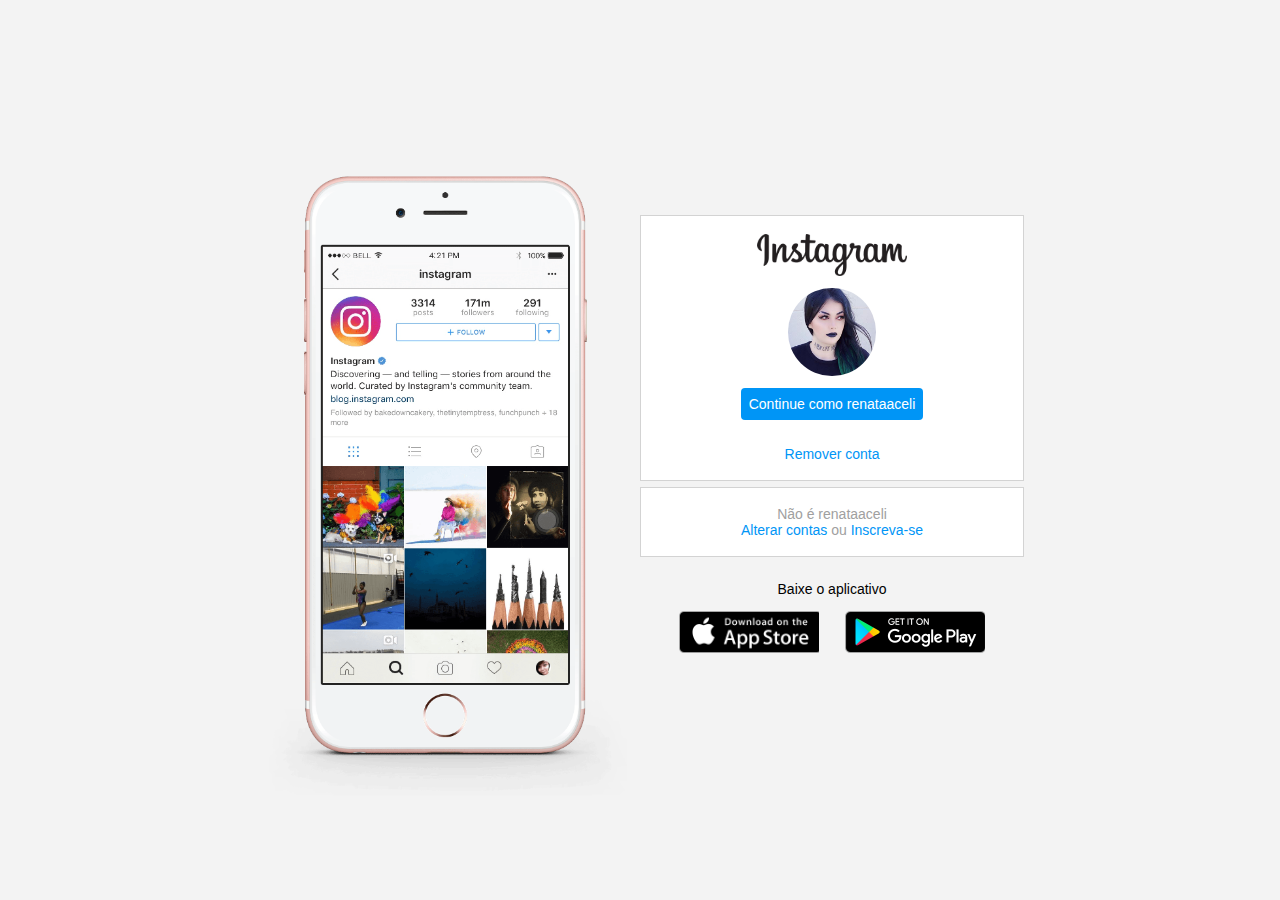
<file: index.html>
<!DOCTYPE html>
<html lang="en">
<head>
    <meta charset="UTF-8">
    <meta name="viewport" content="width=device-width, initial-scale=1.0">
    <title>Instagram</title>
    <link rel="sortcut icon" href="./img/instagram-icon.png" type="image/x-icon" />
    <link rel="stylesheet" href="./style.css">
</head>
<body>
    <div class="instagram_wrapper">
        <div class="instagram_phone">
            <img src="./img/instagram-celular.png" alt="Celular com aplicativo do instagram">
        </div>
        <div class="instagram_continue">
            <div class="group">
                <img src="./img/instagram-logo.png" class="instagram-logo" alt="instagram logo">
                <div class="profile-photo">
                    <img src="./img/foto.jpg" alt="foto de perfil">
                </div>
                <a href="./paginaPerfil.html" class="instagram-login">Continue como renataaceli</a>
                <a href="#" class="instagram-logout">Remover conta</a>
            </div>
           
            <div class="group">
                <p class="not-account">Não é renataaceli</p>
                <p class="not-account">
                    <span class="link-blue">Alterar contas</span>
                    ou
                    <span class="link-blue">Inscreva-se</span>
                </p>
            </div>

            <div class="get-the-app">
                <p class="get-app">Baixe o aplicativo</p>
                <div class="download">
                    <a href="#" class="app-download"></a>
                    <a href="#" class="app-download"></a>
                </div>
            </div>
        </div>
    </div>
</body>
</html>
</file>
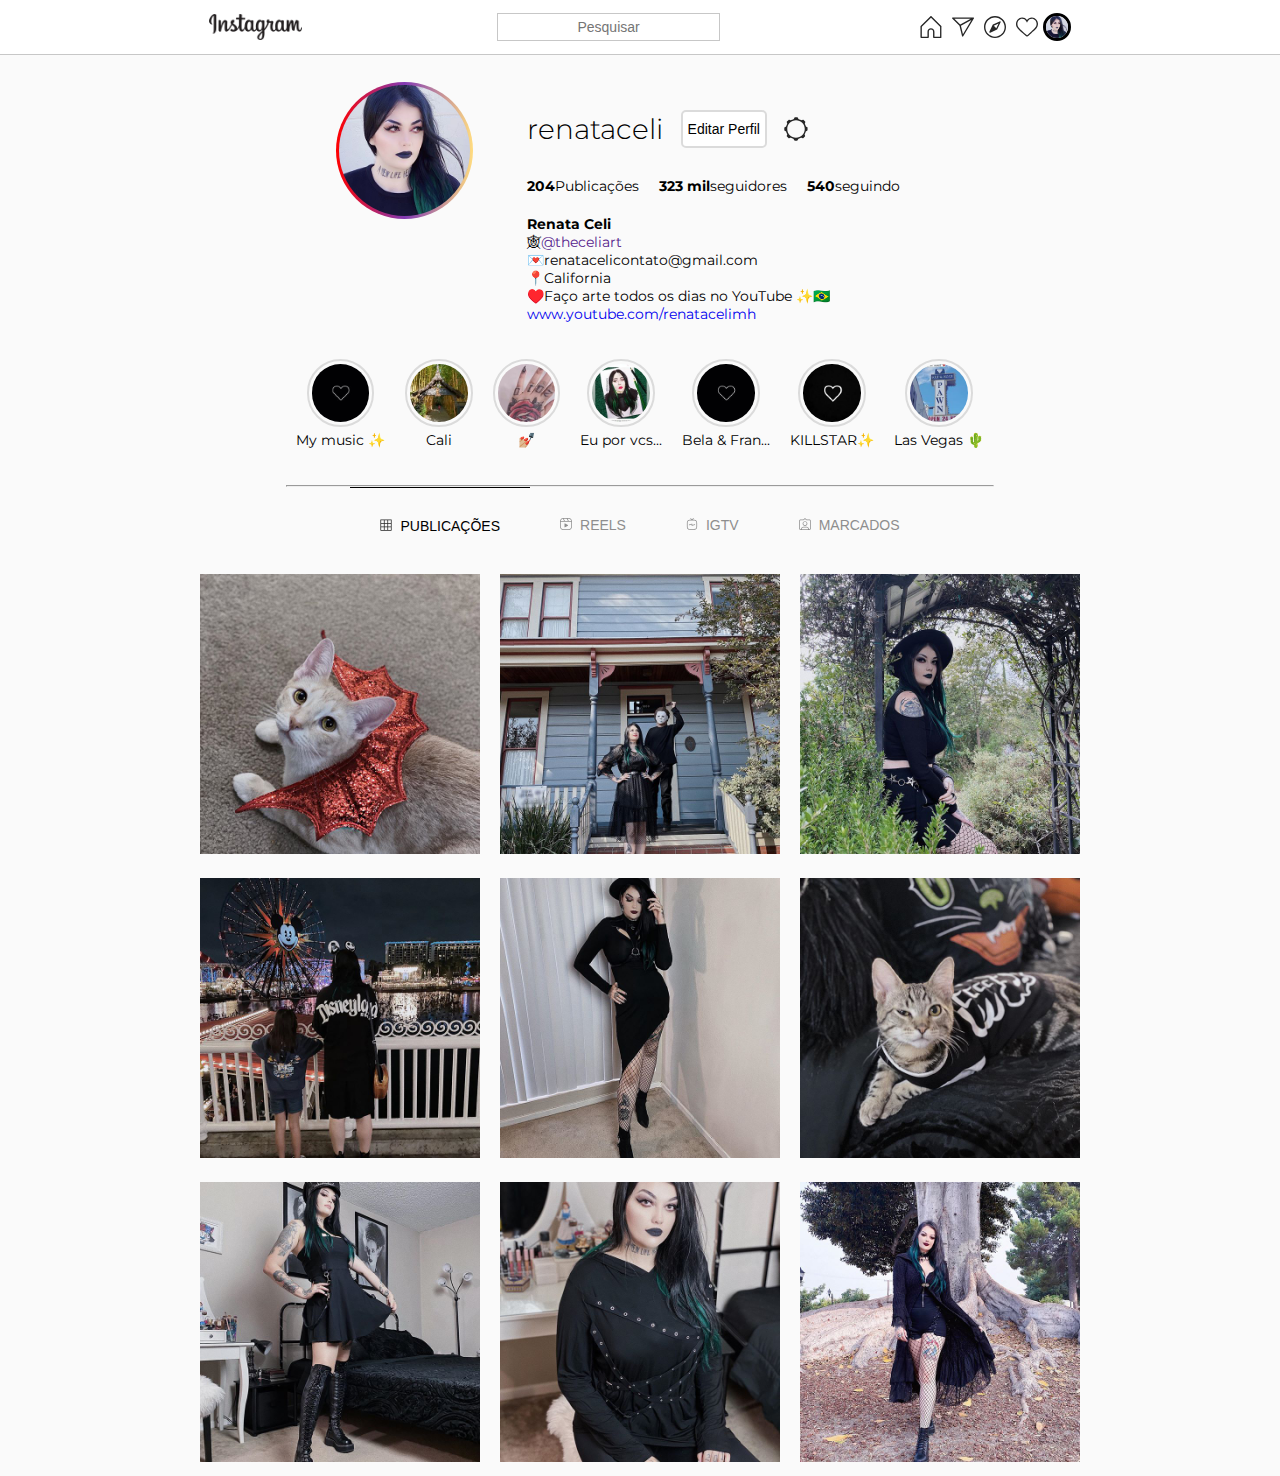
<file: paginaPerfil.html>
<!DOCTYPE html>
<html lang="en">
<head>
    <meta charset="UTF-8">
    <meta name="viewport" content="width=device-width, initial-scale=1.0">
    <link rel="sortcut icon" href="./img/instagram-icon.png" type="image/x-icon" />
    <title>Renata Celi (@renataceli) Fotos e Videos do instagram</title>
    <link href="https://fonts.googleapis.com/css2?family=Montserrat:ital,wght@0,100;0,200;0,300;0,400;0,500;0,600;0,700;0,800;0,900;1,100;1,200;1,300;1,400;1,500;1,600;1,700;1,800;1,900&display=swap" rel="stylesheet">
    <link rel="stylesheet" href="./stylePaginaPerfil.css">
</head>
<body>
    <div class="instag"></div>
        <header>
            <nav>
                <img src="./img/instagram-logo.png" class="instagram-logo" alt="logo instagram">
                <input type="text" placeholder="Pesquisar">
                <div class="group-icon">
                    <svg aria-label="Página inicial" class="_8-yf5 " fill="#262626" height="22" viewBox="0 0 48 48" width="22"><path d="M45.3 48H30c-.8 0-1.5-.7-1.5-1.5V34.2c0-2.6-2-4.6-4.6-4.6s-4.6 2-4.6 4.6v12.3c0 .8-.7 1.5-1.5 1.5H2.5c-.8 0-1.5-.7-1.5-1.5V23c0-.4.2-.8.4-1.1L22.9.4c.6-.6 1.5-.6 2.1 0l21.5 21.5c.4.4.6 1.1.3 1.6 0 .1-.1.1-.1.2v22.8c.1.8-.6 1.5-1.4 1.5zm-13.8-3h12.3V23.4L24 3.6l-20 20V45h12.3V34.2c0-4.3 3.3-7.6 7.6-7.6s7.6 3.3 7.6 7.6V45z"></path></svg>
                    <svg aria-label="Direct" class="_8-yf5 " fill="#262626" height="22" viewBox="0 0 48 48" width="22"><path d="M47.8 3.8c-.3-.5-.8-.8-1.3-.8h-45C.9 3.1.3 3.5.1 4S0 5.2.4 5.7l15.9 15.6 5.5 22.6c.1.6.6 1 1.2 1.1h.2c.5 0 1-.3 1.3-.7l23.2-39c.4-.4.4-1 .1-1.5zM5.2 6.1h35.5L18 18.7 5.2 6.1zm18.7 33.6l-4.4-18.4L42.4 8.6 23.9 39.7z"></path></svg>
                    <svg aria-label="Encontrar pessoas" class="_8-yf5 " fill="#262626" height="22" viewBox="0 0 48 48" width="22"><path clip-rule="evenodd" d="M24 0C10.8 0 0 10.8 0 24s10.8 24 24 24 24-10.8 24-24S37.2 0 24 0zm0 45C12.4 45 3 35.6 3 24S12.4 3 24 3s21 9.4 21 21-9.4 21-21 21zm10.2-33.2l-14.8 7c-.3.1-.6.4-.7.7l-7 14.8c-.3.6-.2 1.3.3 1.7.3.3.7.4 1.1.4.2 0 .4 0 .6-.1l14.8-7c.3-.1.6-.4.7-.7l7-14.8c.3-.6.2-1.3-.3-1.7-.4-.5-1.1-.6-1.7-.3zm-7.4 15l-5.5-5.5 10.5-5-5 10.5z" fill-rule="evenodd"></path></svg>
                    <svg aria-label="Feed de atividades" class="_8-yf5 " fill="#262626" height="22" viewBox="0 0 48 48" width="22"><path d="M34.6 6.1c5.7 0 10.4 5.2 10.4 11.5 0 6.8-5.9 11-11.5 16S25 41.3 24 41.9c-1.1-.7-4.7-4-9.5-8.3-5.7-5-11.5-9.2-11.5-16C3 11.3 7.7 6.1 13.4 6.1c4.2 0 6.5 2 8.1 4.3 1.9 2.6 2.2 3.9 2.5 3.9.3 0 .6-1.3 2.5-3.9 1.6-2.3 3.9-4.3 8.1-4.3m0-3c-4.5 0-7.9 1.8-10.6 5.6-2.7-3.7-6.1-5.5-10.6-5.5C6 3.1 0 9.6 0 17.6c0 7.3 5.4 12 10.6 16.5.6.5 1.3 1.1 1.9 1.7l2.3 2c4.4 3.9 6.6 5.9 7.6 6.5.5.3 1.1.5 1.6.5.6 0 1.1-.2 1.6-.5 1-.6 2.8-2.2 7.8-6.8l2-1.8c.7-.6 1.3-1.2 2-1.7C42.7 29.6 48 25 48 17.6c0-8-6-14.5-13.4-14.5z"></path></svg>
                    <img src="./img/foto.jpg" alt="" class="porfile-nav">
                </div>
            </nav>
        </header>
        <section>
            <div class="wrapper">
                <div class="instragram-wrapper">
                    <div class="porfile-photo">
                        <img src="./img/foto.jpg" class="porfile-photo-principal" alt="foto de perfil da Renata Celi">
                    </div>
                    <div class="about">
                        <div class="relacionamento">
                            <h2 class="inter-relacionamento">renataceli</h2>
                            <button class="inter-relacionamento">Editar Perfil</button>
                            <svg aria-label="Opções" class="_8-yf5 inter-relacionamento" fill="#262626" height="24" viewBox="0 0 48 48" width="24"><path clip-rule="evenodd" d="M46.7 20.6l-2.1-1.1c-.4-.2-.7-.5-.8-1-.5-1.6-1.1-3.2-1.9-4.7-.2-.4-.3-.8-.1-1.2l.8-2.3c.2-.5 0-1.1-.4-1.5l-2.9-2.9c-.4-.4-1-.5-1.5-.4l-2.3.8c-.4.1-.8.1-1.2-.1-1.4-.8-3-1.5-4.6-1.9-.4-.1-.8-.4-1-.8l-1.1-2.2c-.3-.5-.8-.8-1.3-.8h-4.1c-.6 0-1.1.3-1.3.8l-1.1 2.2c-.2.4-.5.7-1 .8-1.6.5-3.2 1.1-4.6 1.9-.4.2-.8.3-1.2.1l-2.3-.8c-.5-.2-1.1 0-1.5.4L5.9 8.8c-.4.4-.5 1-.4 1.5l.8 2.3c.1.4.1.8-.1 1.2-.8 1.5-1.5 3-1.9 4.7-.1.4-.4.8-.8 1l-2.1 1.1c-.5.3-.8.8-.8 1.3V26c0 .6.3 1.1.8 1.3l2.1 1.1c.4.2.7.5.8 1 .5 1.6 1.1 3.2 1.9 4.7.2.4.3.8.1 1.2l-.8 2.3c-.2.5 0 1.1.4 1.5L8.8 42c.4.4 1 .5 1.5.4l2.3-.8c.4-.1.8-.1 1.2.1 1.4.8 3 1.5 4.6 1.9.4.1.8.4 1 .8l1.1 2.2c.3.5.8.8 1.3.8h4.1c.6 0 1.1-.3 1.3-.8l1.1-2.2c.2-.4.5-.7 1-.8 1.6-.5 3.2-1.1 4.6-1.9.4-.2.8-.3 1.2-.1l2.3.8c.5.2 1.1 0 1.5-.4l2.9-2.9c.4-.4.5-1 .4-1.5l-.8-2.3c-.1-.4-.1-.8.1-1.2.8-1.5 1.5-3 1.9-4.7.1-.4.4-.8.8-1l2.1-1.1c.5-.3.8-.8.8-1.3v-4.1c.4-.5.1-1.1-.4-1.3zM24 41.5c-9.7 0-17.5-7.8-17.5-17.5S14.3 6.5 24 6.5 41.5 14.3 41.5 24 33.7 41.5 24 41.5z" fill-rule="evenodd"></path></svg>
                        </div>
                        <div class="relacionamento">
                            <p><b>204</b>Publicações</p>
                            <p><b>323 mil</b>seguidores</p>
                            <p><b>540</b>seguindo</p>
                        </div>
                        <div class="relacionamento reverse">
                            <p><b>Renata Celi</b></p>
                            <p>🕸<a href="">@theceliart</a></p>
                            <p>💌renatacelicontato@gmail.com</p>
                            <p>📍California</p>
                            <p>♥️Faço arte todos os dias no YouTube ✨🇧🇷</p>
                            <a href="https://www.youtube.com/renatacelimh" target="_blank">www.youtube.com/renatacelimh</a>
                        </div>
                    </div>
                    <div></div>
                </div>
                <div>
                    <div class="carousel-story">
                            <div class="teste"><img class="box_story" src="img/story-1.jpg" alt=""><p>My music ✨</p></div>
                            <div class="teste"><img class="box_story" src="img/story-2.jpg" alt=""><p>Cali</p></div>
                            <div class="teste"><img class="box_story" src="img/story-3.jpg" alt=""><p>💅🏼</p></div>
                            <div class="teste"><img class="box_story" src="img/story-4.jpg" alt=""><p>Eu por vcs...</p></div>
                            <div class="teste"><img class="box_story" src="img/story-1.jpg" alt=""><p>Bela & Fran...</p></div>
                            <div class="web">
                                <div class="teste"><img class="box_story" src="img/story-5.jpg" alt=""><p>KILLSTAR✨</p></div>
                                <div class="teste"><img class="box_story" src="img/story-6.jpg" alt=""><p>Las Vegas 🌵</p></div>
                            </div>
                    </div>
                    <hr>
                </div>
                <div class="select-button">
                    <div class="web">
                        <button class="type-publi" id="marcado"><svg aria-label="Publicações" class="_8-yf5 " fill="#262626" height="12" viewBox="0 0 48 48" width="12"><path clip-rule="evenodd" d="M45 1.5H3c-.8 0-1.5.7-1.5 1.5v42c0 .8.7 1.5 1.5 1.5h42c.8 0 1.5-.7 1.5-1.5V3c0-.8-.7-1.5-1.5-1.5zm-40.5 3h11v11h-11v-11zm0 14h11v11h-11v-11zm11 25h-11v-11h11v11zm14 0h-11v-11h11v11zm0-14h-11v-11h11v11zm0-14h-11v-11h11v11zm14 28h-11v-11h11v11zm0-14h-11v-11h11v11zm0-14h-11v-11h11v11z" fill-rule="evenodd"></path></svg>PUBLICAÇÕES</button>
                        <button class="type-publi"><svg aria-label="Reels" class="_8-yf5 " fill="#8e8e8e" height="12" viewBox="0 0 48 48" width="12"><path d="M31.5 28.2l-11.2-6.5c-.5-.3-1-.3-1.5 0-.5.2-.8.7-.8 1.3v13c0 .5.3 1 .8 1.3.2.1.5.2.7.2.3 0 .5-.1.8-.2l11.2-6.5c.5-.3.7-.8.7-1.3s-.3-1-.7-1.3zM43.9 4c-2.5-2.4-5.5-4-12.2-4H16.2C9.6 0 6.6 1.6 4 4.1 1.6 6.6 0 9.6 0 16.2v15.5c0 6.6 1.6 9.7 4.1 12.2 2.5 2.4 5.5 4 12.2 4h15.5c6.6 0 9.7-1.6 12.2-4.1 2.4-2.5 4-5.5 4-12.2V16.2c0-6.6-1.6-9.6-4.1-12.2zM31.8 3c6.3 0 8.4 1.6 10 3.2 1.2 1.2 2.3 2.7 2.9 5.8h-9.3l-5.1-9h1.5zM16.2 3h10.5l5.1 9h-12l-5.1-9h1.5zm-10 3.2C7.3 5.1 8.7 4 11.5 3.4l4.9 8.6H3.3C3.9 8.9 5 7.4 6.2 6.2zM45 31.8c0 6.3-1.6 8.4-3.2 10-1.6 1.6-3.8 3.2-10 3.2H16.2c-6.3 0-8.4-1.6-10-3.2C4.6 40.2 3 38 3 31.8V15h42v16.8z"></path></svg>REELS</button>
                        <button class="type-publi"><svg aria-label="Publicações" class="_8-yf5 " fill="#8e8e8e" height="12" viewBox="0 0 48 48" width="12"><path d="M41 10c-2.2-2.1-4.8-3.5-10.4-3.5h-3.3L30.5 3c.6-.6.5-1.6-.1-2.1-.6-.6-1.6-.5-2.1.1L24 5.6 19.7 1c-.6-.6-1.5-.6-2.1-.1-.6.6-.7 1.5-.1 2.1l3.2 3.5h-3.3C11.8 6.5 9.2 7.9 7 10c-2.1 2.2-3.5 4.8-3.5 10.4v13.1c0 5.7 1.4 8.3 3.5 10.5 2.2 2.1 4.8 3.5 10.4 3.5h13.1c5.7 0 8.3-1.4 10.5-3.5 2.1-2.2 3.5-4.8 3.5-10.4V20.5c0-5.7-1.4-8.3-3.5-10.5zm.5 23.6c0 5.2-1.3 7-2.6 8.3-1.4 1.3-3.2 2.6-8.4 2.6H17.4c-5.2 0-7-1.3-8.3-2.6-1.3-1.4-2.6-3.2-2.6-8.4v-13c0-5.2 1.3-7 2.6-8.3 1.4-1.3 3.2-2.6 8.4-2.6h13.1c5.2 0 7 1.3 8.3 2.6 1.3 1.4 2.6 3.2 2.6 8.4v13zM34.6 25l-9.1 2.8v-3.7c0-.5-.2-.9-.6-1.2-.4-.3-.9-.4-1.3-.2l-11.1 3.4c-.8.2-1.2 1.1-1 1.9.2.8 1.1 1.2 1.9 1l9.1-2.8v3.7c0 .5.2.9.6 1.2.3.2.6.3.9.3.1 0 .3 0 .4-.1l11.1-3.4c.8-.2 1.2-1.1 1-1.9s-1.1-1.2-1.9-1z"></path></svg>IGTV</button>
                        <button class="type-publi"><svg aria-label="Marcados" class="_8-yf5 " fill="#8e8e8e" height="12" viewBox="0 0 48 48" width="12"><path d="M41.5 5.5H30.4c-.5 0-1-.2-1.4-.6l-4-4c-.6-.6-1.5-.6-2.1 0l-4 4c-.4.4-.9.6-1.4.6h-11c-3.3 0-6 2.7-6 6v30c0 3.3 2.7 6 6 6h35c3.3 0 6-2.7 6-6v-30c0-3.3-2.7-6-6-6zm-29.4 39c-.6 0-1.1-.6-1-1.2.7-3.2 3.5-5.6 6.8-5.6h12c3.4 0 6.2 2.4 6.8 5.6.1.6-.4 1.2-1 1.2H12.1zm32.4-3c0 1.7-1.3 3-3 3h-.6c-.5 0-.9-.4-1-.9-.6-5-4.8-8.9-9.9-8.9H18c-5.1 0-9.4 3.9-9.9 8.9-.1.5-.5.9-1 .9h-.6c-1.7 0-3-1.3-3-3v-30c0-1.7 1.3-3 3-3h11.1c1.3 0 2.6-.5 3.5-1.5L24 4.1 26.9 7c.9.9 2.2 1.5 3.5 1.5h11.1c1.7 0 3 1.3 3 3v30zM24 12.5c-5.3 0-9.6 4.3-9.6 9.6s4.3 9.6 9.6 9.6 9.6-4.3 9.6-9.6-4.3-9.6-9.6-9.6zm0 16.1c-3.6 0-6.6-2.9-6.6-6.6 0-3.6 2.9-6.6 6.6-6.6s6.6 2.9 6.6 6.6c0 3.6-3 6.6-6.6 6.6z"></path></svg>MARCADOS</button>
                    </div>
                    <div class="mobile">
                        <button class="type-publi" id="marcado"><svg aria-label="Publicações" class="_8-yf5 " fill="#262626" height="12" viewBox="0 0 48 48" width="12"><path clip-rule="evenodd" d="M45 1.5H3c-.8 0-1.5.7-1.5 1.5v42c0 .8.7 1.5 1.5 1.5h42c.8 0 1.5-.7 1.5-1.5V3c0-.8-.7-1.5-1.5-1.5zm-40.5 3h11v11h-11v-11zm0 14h11v11h-11v-11zm11 25h-11v-11h11v11zm14 0h-11v-11h11v11zm0-14h-11v-11h11v11zm0-14h-11v-11h11v11zm14 28h-11v-11h11v11zm0-14h-11v-11h11v11zm0-14h-11v-11h11v11z" fill-rule="evenodd"></path></svg></button>
                        <button class="type-publi"><svg aria-label="Reels" class="_8-yf5 " fill="#8e8e8e" height="12" viewBox="0 0 48 48" width="12"><path d="M31.5 28.2l-11.2-6.5c-.5-.3-1-.3-1.5 0-.5.2-.8.7-.8 1.3v13c0 .5.3 1 .8 1.3.2.1.5.2.7.2.3 0 .5-.1.8-.2l11.2-6.5c.5-.3.7-.8.7-1.3s-.3-1-.7-1.3zM43.9 4c-2.5-2.4-5.5-4-12.2-4H16.2C9.6 0 6.6 1.6 4 4.1 1.6 6.6 0 9.6 0 16.2v15.5c0 6.6 1.6 9.7 4.1 12.2 2.5 2.4 5.5 4 12.2 4h15.5c6.6 0 9.7-1.6 12.2-4.1 2.4-2.5 4-5.5 4-12.2V16.2c0-6.6-1.6-9.6-4.1-12.2zM31.8 3c6.3 0 8.4 1.6 10 3.2 1.2 1.2 2.3 2.7 2.9 5.8h-9.3l-5.1-9h1.5zM16.2 3h10.5l5.1 9h-12l-5.1-9h1.5zm-10 3.2C7.3 5.1 8.7 4 11.5 3.4l4.9 8.6H3.3C3.9 8.9 5 7.4 6.2 6.2zM45 31.8c0 6.3-1.6 8.4-3.2 10-1.6 1.6-3.8 3.2-10 3.2H16.2c-6.3 0-8.4-1.6-10-3.2C4.6 40.2 3 38 3 31.8V15h42v16.8z"></path></svg></button>
                        <button class="type-publi"><svg aria-label="Publicações" class="_8-yf5 " fill="#8e8e8e" height="12" viewBox="0 0 48 48" width="12"><path d="M41 10c-2.2-2.1-4.8-3.5-10.4-3.5h-3.3L30.5 3c.6-.6.5-1.6-.1-2.1-.6-.6-1.6-.5-2.1.1L24 5.6 19.7 1c-.6-.6-1.5-.6-2.1-.1-.6.6-.7 1.5-.1 2.1l3.2 3.5h-3.3C11.8 6.5 9.2 7.9 7 10c-2.1 2.2-3.5 4.8-3.5 10.4v13.1c0 5.7 1.4 8.3 3.5 10.5 2.2 2.1 4.8 3.5 10.4 3.5h13.1c5.7 0 8.3-1.4 10.5-3.5 2.1-2.2 3.5-4.8 3.5-10.4V20.5c0-5.7-1.4-8.3-3.5-10.5zm.5 23.6c0 5.2-1.3 7-2.6 8.3-1.4 1.3-3.2 2.6-8.4 2.6H17.4c-5.2 0-7-1.3-8.3-2.6-1.3-1.4-2.6-3.2-2.6-8.4v-13c0-5.2 1.3-7 2.6-8.3 1.4-1.3 3.2-2.6 8.4-2.6h13.1c5.2 0 7 1.3 8.3 2.6 1.3 1.4 2.6 3.2 2.6 8.4v13zM34.6 25l-9.1 2.8v-3.7c0-.5-.2-.9-.6-1.2-.4-.3-.9-.4-1.3-.2l-11.1 3.4c-.8.2-1.2 1.1-1 1.9.2.8 1.1 1.2 1.9 1l9.1-2.8v3.7c0 .5.2.9.6 1.2.3.2.6.3.9.3.1 0 .3 0 .4-.1l11.1-3.4c.8-.2 1.2-1.1 1-1.9s-1.1-1.2-1.9-1z"></path></svg></button>
                        <button class="type-publi"><svg aria-label="Marcados" class="_8-yf5 " fill="#8e8e8e" height="12" viewBox="0 0 48 48" width="12"><path d="M41.5 5.5H30.4c-.5 0-1-.2-1.4-.6l-4-4c-.6-.6-1.5-.6-2.1 0l-4 4c-.4.4-.9.6-1.4.6h-11c-3.3 0-6 2.7-6 6v30c0 3.3 2.7 6 6 6h35c3.3 0 6-2.7 6-6v-30c0-3.3-2.7-6-6-6zm-29.4 39c-.6 0-1.1-.6-1-1.2.7-3.2 3.5-5.6 6.8-5.6h12c3.4 0 6.2 2.4 6.8 5.6.1.6-.4 1.2-1 1.2H12.1zm32.4-3c0 1.7-1.3 3-3 3h-.6c-.5 0-.9-.4-1-.9-.6-5-4.8-8.9-9.9-8.9H18c-5.1 0-9.4 3.9-9.9 8.9-.1.5-.5.9-1 .9h-.6c-1.7 0-3-1.3-3-3v-30c0-1.7 1.3-3 3-3h11.1c1.3 0 2.6-.5 3.5-1.5L24 4.1 26.9 7c.9.9 2.2 1.5 3.5 1.5h11.1c1.7 0 3 1.3 3 3v30zM24 12.5c-5.3 0-9.6 4.3-9.6 9.6s4.3 9.6 9.6 9.6 9.6-4.3 9.6-9.6-4.3-9.6-9.6-9.6zm0 16.1c-3.6 0-6.6-2.9-6.6-6.6 0-3.6 2.9-6.6 6.6-6.6s6.6 2.9 6.6 6.6c0 3.6-3 6.6-6.6 6.6z"></path></svg></button>
                    </div>
                    
                </div>
                <div class="photos-publi">
                    <div class="photo-division">
                        <div><img src="img/foto-p-1.jpg" alt=""></div>
                        <div> <img src="img/foto-p-2.jpg" alt=""></div>
                        <div><img src="img/foto-p-3.jpg" alt=""></div>
                    </div>
                    <div class="photo-division">
                        <div><img src="img/foto-p-4.jpg" alt=""></div>
                        <div> <img src="img/foto-p-5.jpg" alt=""></div>
                        <div><img src="img/foto-p-6.jpg" alt=""></div>
                    </div>
                    <div class="photo-division">
                        <div><img src="img/foto-p-7.jpg" alt=""></div>
                        <div> <img src="img/foto-p-8.jpg" alt=""></div>
                        <div><img src="img/foto-p-9.jpg" alt=""></div>
                    </div>
                </div>
            </div>
        </section>
</body>
</html>
</file>
<file: style.css>
*{
    padding: 0;
    margin: 0;
    box-sizing: border-box;
    text-decoration: none;
    font-family: sans-serif;
    font-size: 14px;
}

body{
    width: 100%;
    background-color: rgb(243, 243, 243);
    margin: 0;
    padding: 0;
    display: flex;
    justify-content: center;
}

.instagram_wrapper{
    display: flex;
    align-items: center;
    justify-content: start;
    width: 60%;
    height: 100vh;
}

.instagram_phone{
    display: flex;
    align-items: center;
    justify-content: center;
    width: 50%;
}

.instagram_phone img{
    height: 50rem;
}

.instagram_continue{
    display: flex; /* horizontal */
    justify-content: space-around; /* vertical */
    align-items: center;
    flex-direction: column;
    width: 50%;
    min-height: 34rem;
}

.group{
    display: flex;
    justify-content: space-between;
    align-items: center;
    flex-direction: column;
    background-color: #ffffff;
    width: 100%;
    padding: 1.3rem 0;
    border: 1px solid lightgray;
}

.group:nth-child(1) {
    min-height: 19rem;
}

.instagram-logo{
    height: 3rem;
}

.profile-photo{
    display: flex;
    justify-content: center;
    align-items: center;
    border-radius: 50%;
    overflow: hidden;
}

.profile-photo img{
    width: 6.25rem;
    height: 6.25rem;
}

.instagram-login{
    background-color: #0095f6;
    color: #ffffff;
    border-radius: 4px;
    padding: 8px;
}

.instagram-logout{
    color: #0095f6;
    margin-top: 1rem;
}

.not-account{
    color: rgb(160, 160, 160);    
}

.link-blue{
    color: #0095f6;
}

.get-the-app{
    display: flex;
    flex-direction: column;
    align-items: center;
    justify-content: center;
    width: 100%;
    padding: 1.3rem 0;
}

.download{
    display: flex;
    width: 100%;
    justify-content: space-evenly;
    align-items: center;
    padding: 1rem;
}

.app-download{
    height: 3rem;
    width: 10rem;
    background-size: cover;
}

.app-download:nth-child(1){
    background-image: url('./img/apple-button.png');
}

.app-download:nth-child(2){
    background-image: url('./img/googleplay-button.png');
}

/* meedia queries */

@media (max-width: 1024px) {
    .instagram_wrapper{
        width: 90%;
    }
}

@media (max-width: 650px){
    body{
        background-color: #ffffff;
    }

    .instagram_wrapper{
        width: 90%;
    }

    .instagram_phone{
        display: none;
    }

    .instagram_continue{
        width: 100%;
    }

    .group{
        border: 1px solid transparent;
    }
}
</file>
<file: stylePaginaPerfil.css>
*{
    margin: 0;
    padding: 0;
    box-sizing: border-box;
    text-decoration: none;
    font-size: 14px;
}

.mobile{
    display: none;
}

.web{
    display: flex;
}

body{
    width: 100%;
    min-width: 80vh;
    background-color: #fafafa;
    margin: 0;
    padding: 0;
    font-family: 'Montserrat', sans-serif;
}

header{
    width: 100%;
    background-color: white;
    padding: 0.938rem;
    border-bottom: 1px solid #c7c7c7 ;
}

nav{
    display: flex;
    justify-content: space-evenly;
    align-items: center;
}

nav svg{
    margin-left: 5px;
    margin-right: 5px;
}

.porfile-nav{
    width: 2rem;
    height: 2rem;
    border-radius: 50%;
    border: 3px solid black;
}

.instagram-logo{
    width: auto;
    height: 1.875rem;
}

input{
    text-align: center;
    padding: 5px 20px 5px 20px;
    color: #c7c7c7;
    border: 1px solid #c7c7c7;
}

.group-icon{
    display: flex;
    align-items: center;
}

section{
    display: flex;
    justify-content: space-around;
}

.instragram-wrapper{
    width: 68%;
    display: flex;
    justify-content: space-around;
    margin-top: 1.875rem;
}

.relacionamento{
    display: flex;
    justify-content: start;
    padding: 20px;
    align-items: center;
    padding-bottom: 0px;
}

.porfile-photo-principal{
    width: 9.375rem;
    height: 9.375rem;
    border-radius: 50%;
    display: block;
}

.porfile-photo{
        max-width: 250px;
        position: relative;
        background: linear-gradient(to right, red, #833AB4 , #FFDC80);
        padding: 3px;
        height: fit-content;
        border-radius: 50%;
        margin-right: 30px;
}

.inter-relacionamento{
    margin: 0.625rem;
    margin-left: 0px;
    margin-right: 1.25rem;
    font-weight: 300;
    font-size: 28px;
}

.relacionamento button{
    font-size: 14px;
    background-color: white;
    border: rgb(219, 219, 219) 2px solid;
    padding: 9px 5px 9px 5px;
    border-radius: 5px;
}

.relacionamento p{
    /* padding-left: 20px; */
    padding-right: 20px;
}

.reverse{
    flex-direction: column;
    align-items: baseline;
}
.wrapper{
    display: flex;
    flex-direction: column;
    align-items: center;
}

.carousel-story{
    display: flex;
    margin-top: 1.875rem;
    margin-bottom: 1.875rem;
}

.box_story{
    width: 4.813rem;
    height: 4.813rem;
    border-radius: 50%;
    padding: 3px;
    border: rgb(219, 219, 219) solid 2px;
}

.teste{
    padding: 10px;
    text-align: center;
}

.type-publi{
    background-color:#fafafa;
    border-top: 1px solid black;
    border: none;
    padding: 30px;
    color: #8e8e8e;
}

hr{
    color: black;
}

#marcado{
    border-top: black solid 1px;
    color: black;
}

.type-publi svg{
    margin-right: 8px;
}

.photo-division img{
    width: 280px;
    margin: 10px;
}

.photo-division{
    display: flex;
}


@media (max-width: 650px){
    .porfile-photo-principal{
        width: 4.813rem;
        height: 4.813rem;
    }

    header{
        padding: 0.938rem;
        padding-left: 0.938rem;
        padding-right: 0.938rem;
        width: 70%;
        display: flex;
        justify-content: center;
    }
    input{
        display: none;
    }
    .photo-division{
        flex-direction: column;
    }
    .box_story{
        width: 3.5rem;
        height: 3.5rem;
    }
    .wrapper{
        align-items: normal;
    }
    *{
        font-size: 12px;
    }
    .web{
        display: none;
    }
    .mobile{
        display: inline;
    }
}
</file>
